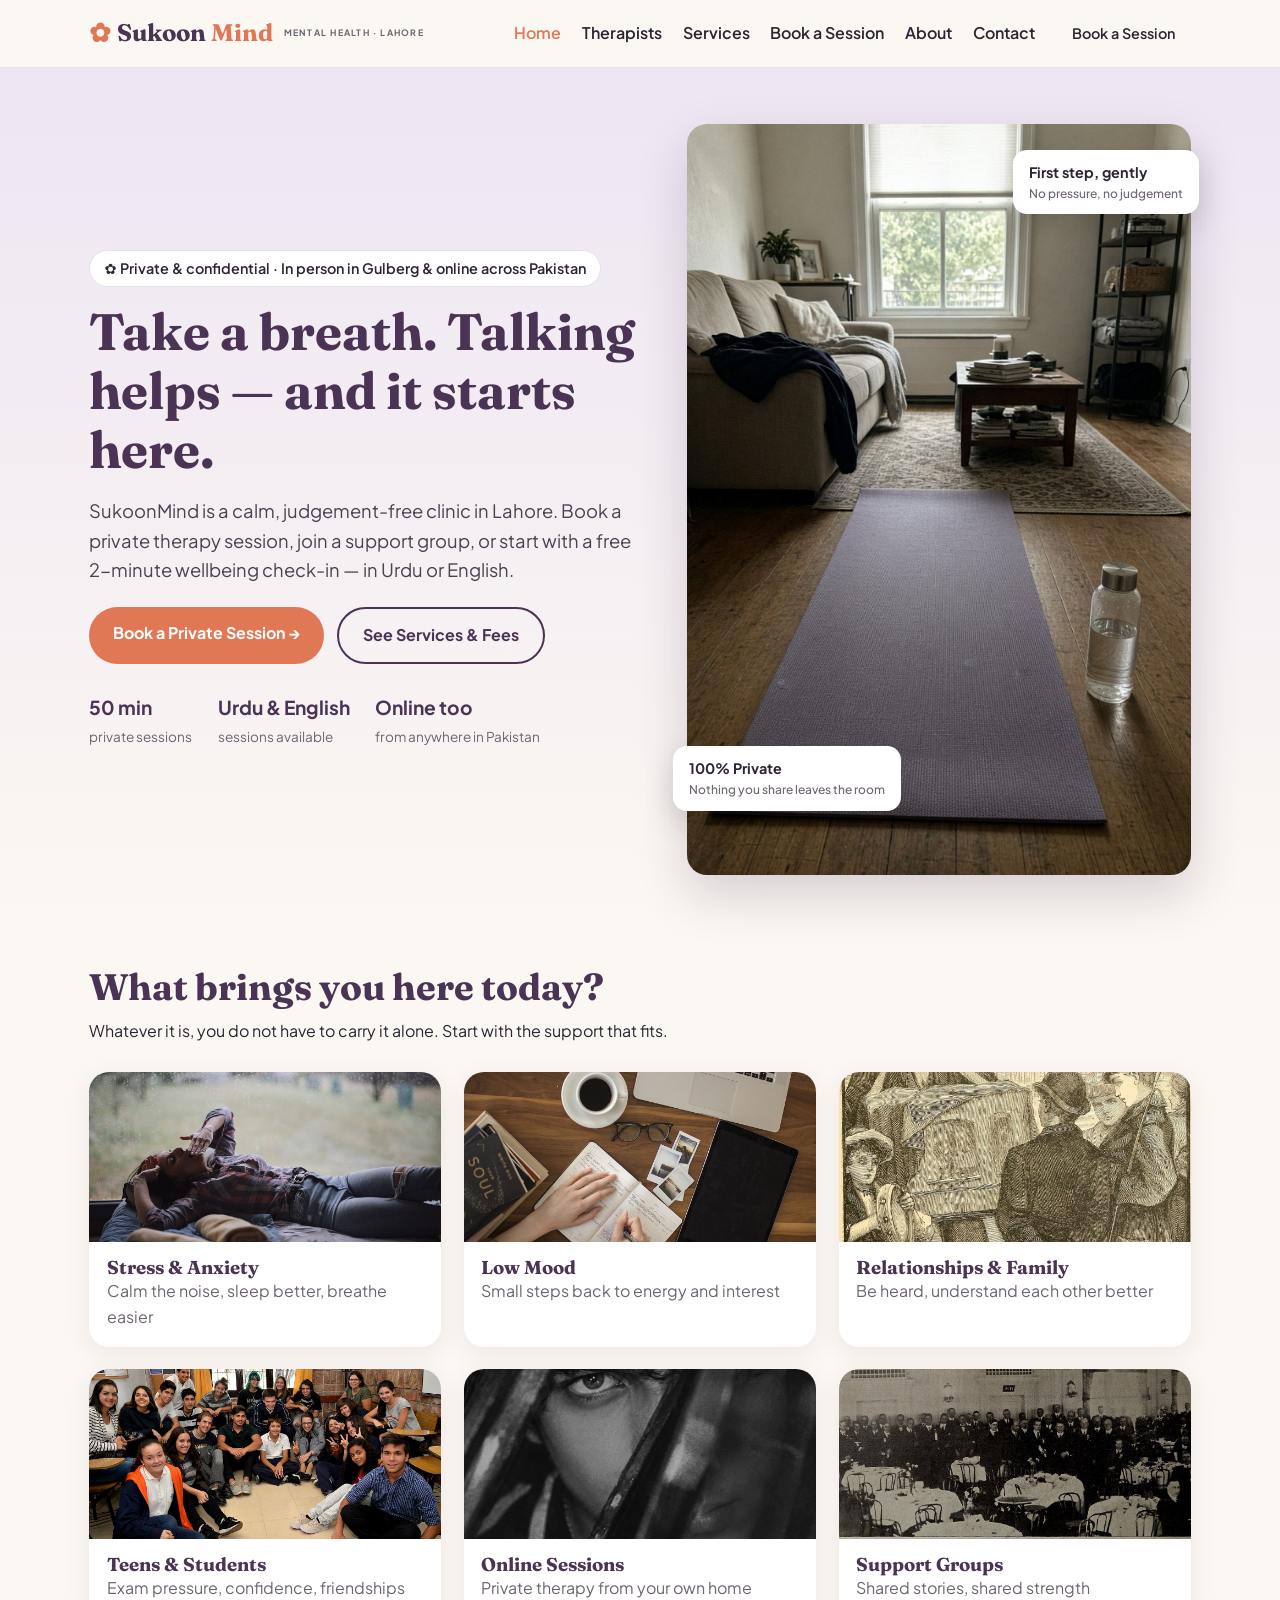
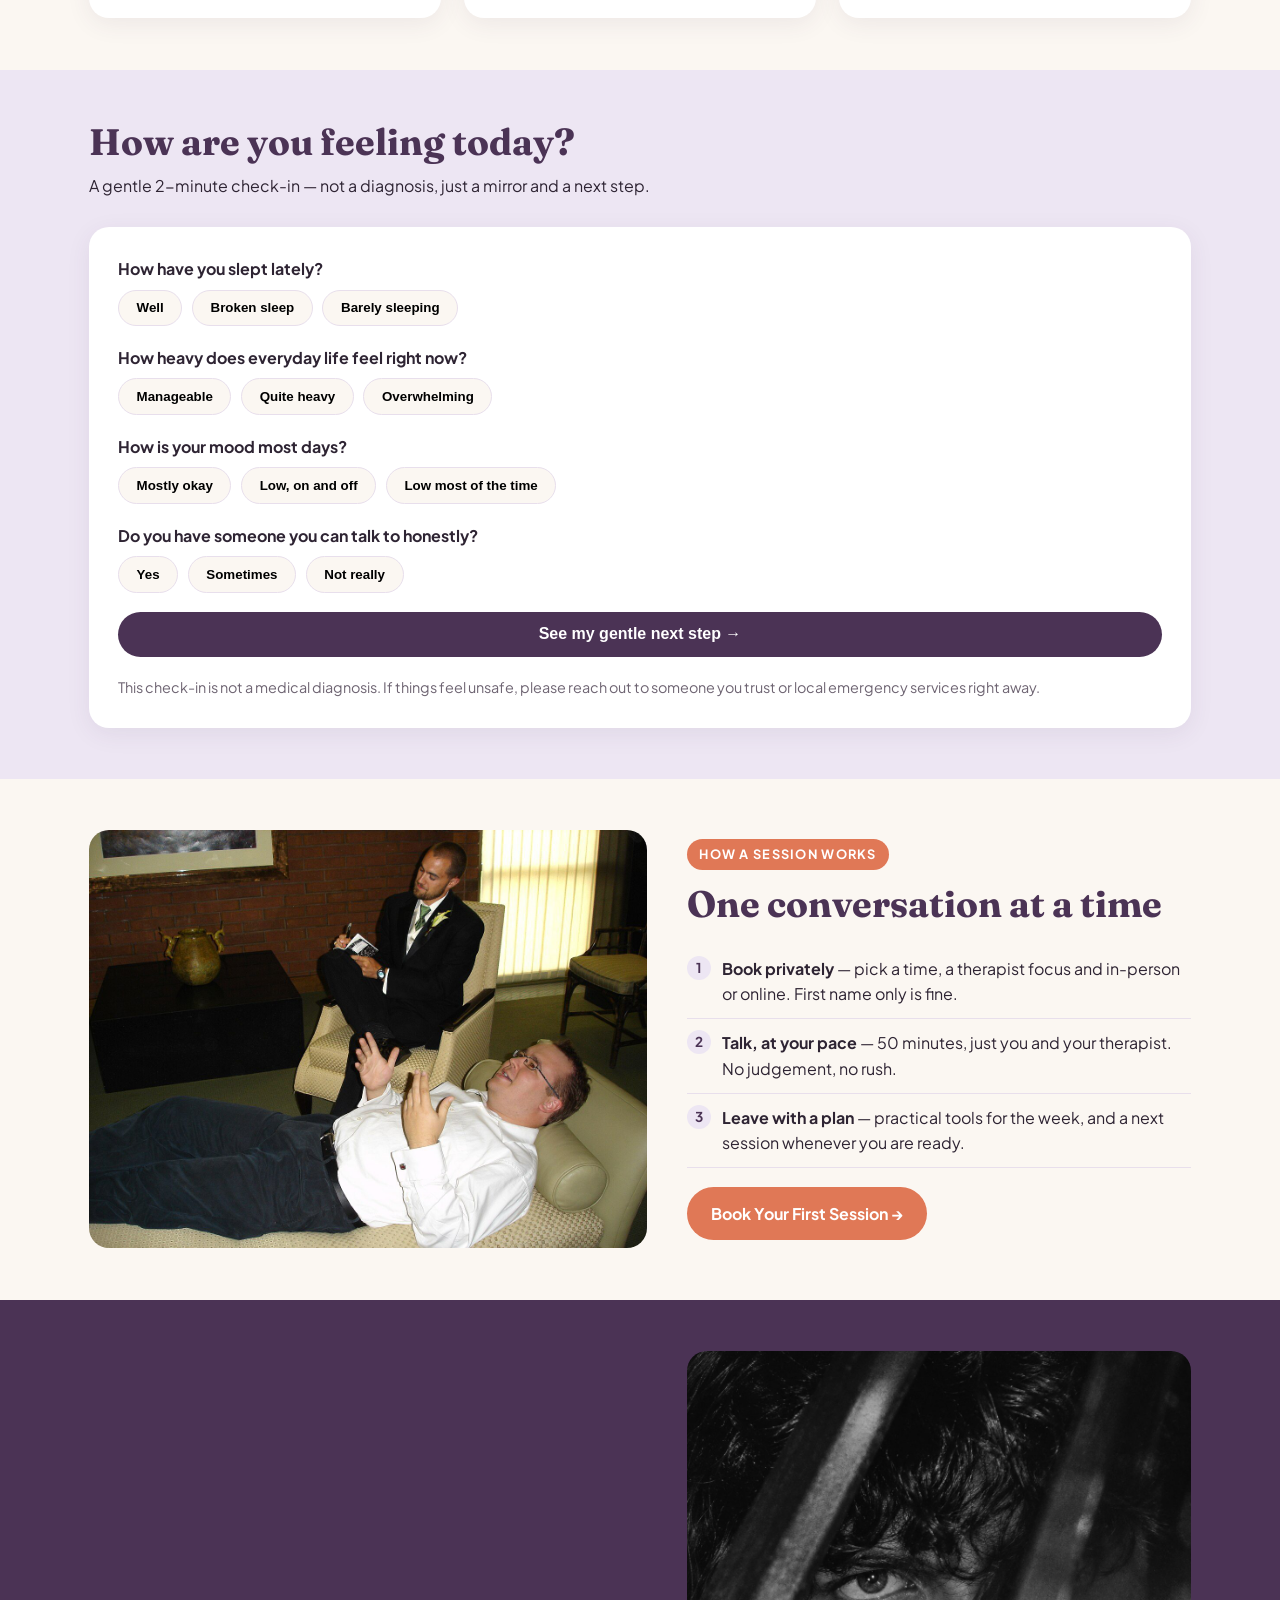
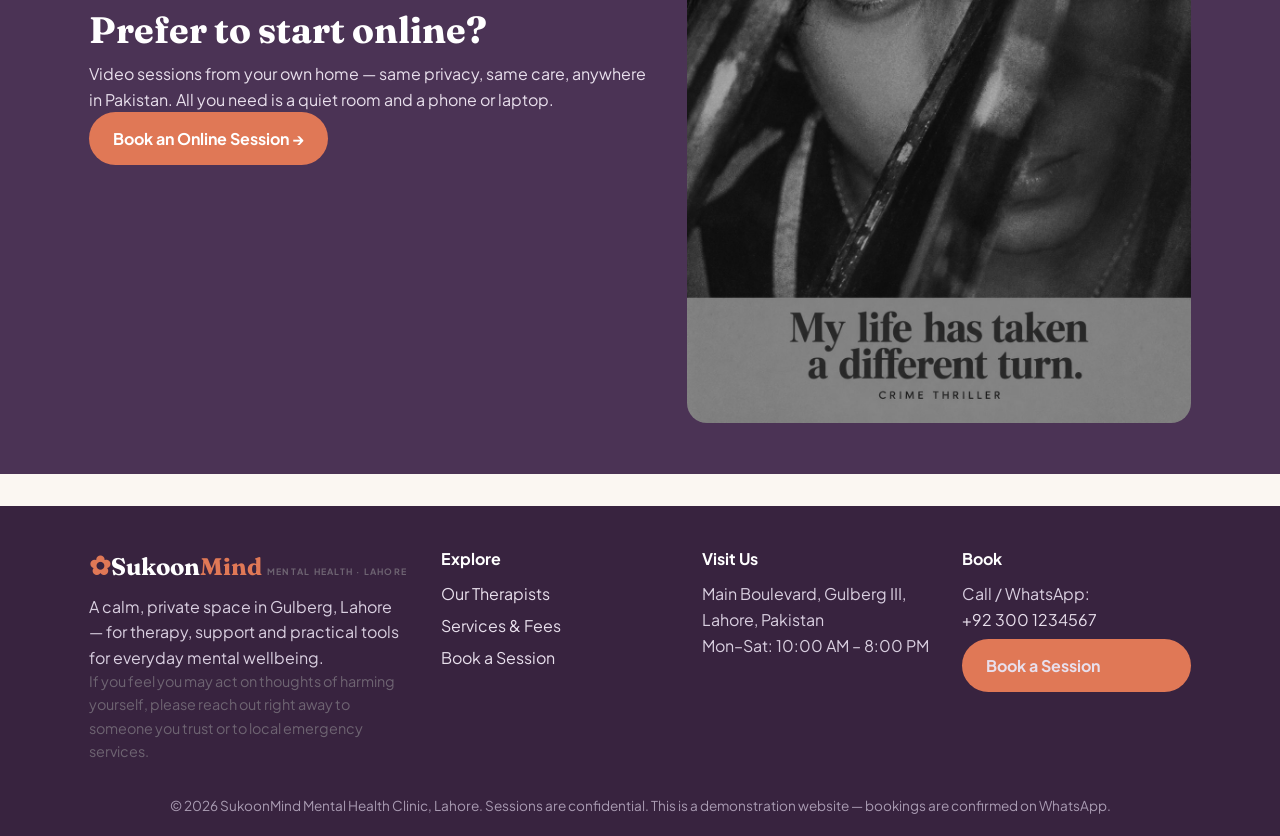
<file: index.html>
<!DOCTYPE html>
<html lang="en">
<head>
<meta charset="UTF-8">
<meta name="viewport" content="width=device-width, initial-scale=1.0">
<title>SukoonMind — Mental Health Clinic in Lahore | Therapy, Counselling & Support</title>
<meta name="description" content="SukoonMind, Gulberg Lahore — private therapy sessions, online counselling, support groups and mindfulness for everyday mental wellbeing.">
<link rel="preconnect" href="https://fonts.googleapis.com">
<link rel="preconnect" href="https://fonts.gstatic.com" crossorigin>
<link href="https://fonts.googleapis.com/css2?family=Fraunces:opsz,wght@9..144,600;9..144,700&family=Plus+Jakarta+Sans:wght@400;500;600;700&display=swap" rel="stylesheet">
<link rel="stylesheet" href="css/style.css">
</head>
<body>
<header class="header"><div class="container nav-in">
<a href="index.html" class="logo"><span class="logo-mark">&#10047;</span>Sukoon<em>Mind</em><small>MENTAL HEALTH &middot; LAHORE</small></a>
<nav class="nav" id="nav"><a href="index.html" class="active">Home</a><a href="therapists.html" class="">Therapists</a><a href="services.html" class="">Services</a><a href="booking.html" class="">Book a Session</a><a href="about.html" class="">About</a><a href="contact.html" class="">Contact</a><a href="booking.html" class="btn btn-sm">Book a Session</a></nav>
<button class="hamburger" id="hamburger" aria-label="Open menu"><span></span><span></span><span></span></button>
</div></header>

<section class="hero"><div class="container hero-in"><div>
<span class="badge">&#10047; Private &amp; confidential &middot; In person in Gulberg &amp; online across Pakistan</span>
<h1>Take a breath. Talking helps — and it starts here.</h1>
<p class="lead">SukoonMind is a calm, judgement-free clinic in Lahore. Book a private therapy session, join a support group, or start with a free 2-minute wellbeing check-in — in Urdu or English.</p>
<div class="hero-actions"><a href="booking.html" class="btn btn-peach">Book a Private Session &rarr;</a><a href="services.html" class="btn btn-outline">See Services &amp; Fees</a></div>
<div class="hero-stats"><div><b>50 min</b><span>private sessions</span></div><div><b>Urdu &amp; English</b><span>sessions available</span></div><div><b>Online too</b><span>from anywhere in Pakistan</span></div></div>
</div>
<div class="hero-visual">
<img src="images/mindfulness.jpg" alt="A calm, quiet room set up for mindfulness and relaxation">
<div class="chip chip-1">100% Private<small>Nothing you share leaves the room</small></div>
<div class="chip chip-2">First step, gently<small>No pressure, no judgement</small></div>
</div></div></section>

<section class="sec"><div class="container">
<div class="sec-head reveal"><h2>What brings you here today?</h2><p>Whatever it is, you do not have to carry it alone. Start with the support that fits.</p></div>
<div class="grid cat-grid">
<a class="cat-card reveal" href="services.html#anxiety"><img src="images/calm.jpg" alt="A woman resting quietly by a rainy window"><h3>Stress &amp; Anxiety</h3><p>Calm the noise, sleep better, breathe easier</p></a>
<a class="cat-card reveal" href="services.html#lowmood"><img src="images/journal.jpg" alt="A journal and pen on a desk"><h3>Low Mood</h3><p>Small steps back to energy and interest</p></a>
<a class="cat-card reveal" href="services.html#relationships"><img src="images/family.jpg" alt="A family talking together at home"><h3>Relationships &amp; Family</h3><p>Be heard, understand each other better</p></a>
<a class="cat-card reveal" href="services.html#teens"><img src="images/teens.jpg" alt="A young student smiling outdoors"><h3>Teens &amp; Students</h3><p>Exam pressure, confidence, friendships</p></a>
<a class="cat-card reveal" href="services.html#online"><img src="images/online.jpg" alt="A person on a video call from home"><h3>Online Sessions</h3><p>Private therapy from your own home</p></a>
<a class="cat-card reveal" href="services.html#groups"><img src="images/support.jpg" alt="A support group sitting together in discussion"><h3>Support Groups</h3><p>Shared stories, shared strength</p></a>
</div></div></section>

<section class="sec sec-alt"><div class="container">
<div class="sec-head reveal"><h2>How are you feeling today?</h2><p>A gentle 2-minute check-in — not a diagnosis, just a mirror and a next step.</p></div>
<div class="checkin reveal">
<div class="checkin-q"><label>How have you slept lately?</label><div class="opts" data-q="sleep"><button data-v="2">Well</button><button data-v="1">Broken sleep</button><button data-v="0">Barely sleeping</button></div></div>
<div class="checkin-q"><label>How heavy does everyday life feel right now?</label><div class="opts" data-q="stress"><button data-v="2">Manageable</button><button data-v="1">Quite heavy</button><button data-v="0">Overwhelming</button></div></div>
<div class="checkin-q"><label>How is your mood most days?</label><div class="opts" data-q="mood"><button data-v="2">Mostly okay</button><button data-v="1">Low, on and off</button><button data-v="0">Low most of the time</button></div></div>
<div class="checkin-q"><label>Do you have someone you can talk to honestly?</label><div class="opts" data-q="talk"><button data-v="2">Yes</button><button data-v="1">Sometimes</button><button data-v="0">Not really</button></div></div>
<button class="btn btn-plum" id="checkinBtn">See my gentle next step &rarr;</button>
<div class="success" id="checkinResult" hidden></div>
<p class="muted small">This check-in is not a medical diagnosis. If things feel unsafe, please reach out to someone you trust or local emergency services right away.</p>
</div></div></section>

<section class="sec"><div class="container two">
<div class="reveal"><img src="images/therapist.jpg" alt="A therapy session in progress, client talking with a therapist"></div>
<div class="reveal"><span class="pill">HOW A SESSION WORKS</span><h2>One conversation at a time</h2>
<ol class="steps"><li><b>Book privately</b> — pick a time, a therapist focus and in-person or online. First name only is fine.</li>
<li><b>Talk, at your pace</b> — 50 minutes, just you and your therapist. No judgement, no rush.</li>
<li><b>Leave with a plan</b> — practical tools for the week, and a next session whenever you are ready.</li></ol>
<a href="booking.html" class="btn btn-peach">Book Your First Session &rarr;</a></div>
</div></section>

<section class="sec sec-plum"><div class="container two">
<div class="reveal"><h2>Prefer to start online?</h2><p>Video sessions from your own home — same privacy, same care, anywhere in Pakistan. All you need is a quiet room and a phone or laptop.</p><a href="booking.html?mode=Online" class="btn btn-peach">Book an Online Session &rarr;</a></div>
<div class="reveal"><img src="images/online.jpg" alt="An online therapy session over video call"></div>
</div></section>

<footer class="footer"><div class="container foot-in">
<div><a href="index.html" class="logo"><span class="logo-mark">&#10047;</span>Sukoon<em>Mind</em><small>MENTAL HEALTH &middot; LAHORE</small></a>
<p>A calm, private space in Gulberg, Lahore — for therapy, support and practical tools for everyday mental wellbeing.</p>
<p class="muted small">If you feel you may act on thoughts of harming yourself, please reach out right away to someone you trust or to local emergency services.</p></div>
<div><h4>Explore</h4><a href="therapists.html">Our Therapists</a><a href="services.html">Services &amp; Fees</a><a href="booking.html">Book a Session</a></div>
<div><h4>Visit Us</h4><p>Main Boulevard, Gulberg III,<br>Lahore, Pakistan<br>Mon&ndash;Sat: 10:00 AM &ndash; 8:00 PM</p></div>
<div><h4>Book</h4><p>Call / WhatsApp:<br><a href="https://wa.me/923001234567">+92 300 1234567</a></p><a href="booking.html" class="btn btn-peach">Book a Session</a></div>
</div><p class="foot-note">&copy; 2026 SukoonMind Mental Health Clinic, Lahore. Sessions are confidential. This is a demonstration website — bookings are confirmed on WhatsApp.</p></footer>
<script src="js/script.js"></script>
</body>
</html>
</file>
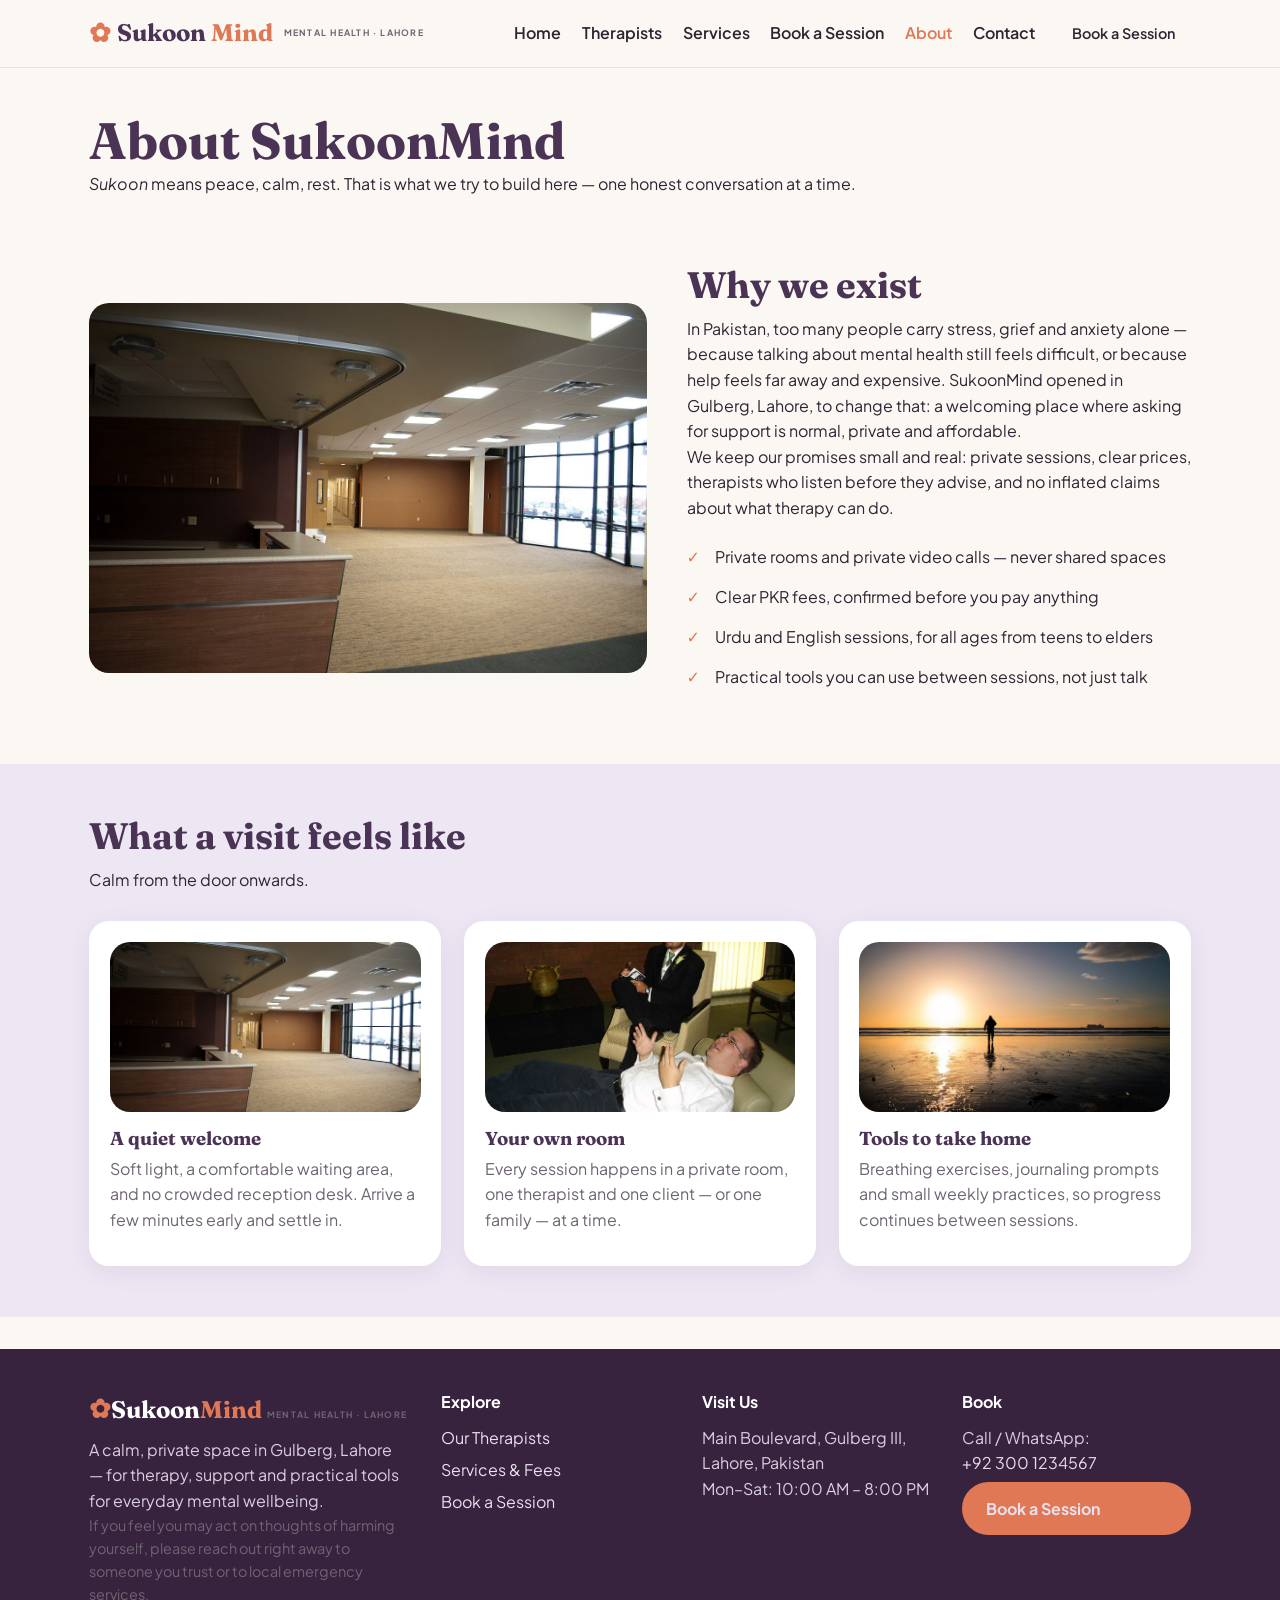
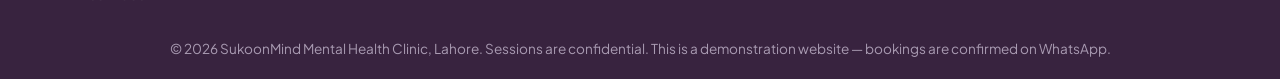
<file: about.html>
<!DOCTYPE html>
<html lang="en">
<head>
<meta charset="UTF-8">
<meta name="viewport" content="width=device-width, initial-scale=1.0">
<title>About SukoonMind — Mental Health Clinic in Lahore</title>
<meta name="description" content="About SukoonMind, a calm and private mental health clinic in Gulberg, Lahore — therapy, support groups and mindfulness, in Urdu and English.">
<link rel="preconnect" href="https://fonts.googleapis.com">
<link rel="preconnect" href="https://fonts.gstatic.com" crossorigin>
<link href="https://fonts.googleapis.com/css2?family=Fraunces:opsz,wght@9..144,600;9..144,700&family=Plus+Jakarta+Sans:wght@400;500;600;700&display=swap" rel="stylesheet">
<link rel="stylesheet" href="css/style.css">
</head>
<body>
<header class="header"><div class="container nav-in">
<a href="index.html" class="logo"><span class="logo-mark">&#10047;</span>Sukoon<em>Mind</em><small>MENTAL HEALTH &middot; LAHORE</small></a>
<nav class="nav" id="nav"><a href="index.html" class="">Home</a><a href="therapists.html" class="">Therapists</a><a href="services.html" class="">Services</a><a href="booking.html" class="">Book a Session</a><a href="about.html" class="active">About</a><a href="contact.html" class="">Contact</a><a href="booking.html" class="btn btn-sm">Book a Session</a></nav>
<button class="hamburger" id="hamburger" aria-label="Open menu"><span></span><span></span><span></span></button>
</div></header>

<section class="page-head"><div class="container"><h1>About SukoonMind</h1><p><em>Sukoon</em> means peace, calm, rest. That is what we try to build here — one honest conversation at a time.</p></div></section>
<section class="sec"><div class="container two">
<div><img src="images/about.jpg" alt="The calm waiting area at SukoonMind"></div>
<div><h2>Why we exist</h2><p>In Pakistan, too many people carry stress, grief and anxiety alone — because talking about mental health still feels difficult, or because help feels far away and expensive. SukoonMind opened in Gulberg, Lahore, to change that: a welcoming place where asking for support is normal, private and affordable.</p>
<p>We keep our promises small and real: private sessions, clear prices, therapists who listen before they advise, and no inflated claims about what therapy can do.</p>
<ul class="tick"><li>Private rooms and private video calls — never shared spaces</li><li>Clear PKR fees, confirmed before you pay anything</li><li>Urdu and English sessions, for all ages from teens to elders</li><li>Practical tools you can use between sessions, not just talk</li></ul></div>
</div></section>
<section class="sec sec-alt"><div class="container">
<div class="sec-head"><h2>What a visit feels like</h2><p>Calm from the door onwards.</p></div>
<div class="grid">
<div class="card reveal"><div class="card-body"><img src="images/about.jpg" alt="Waiting area"><h3>A quiet welcome</h3><p>Soft light, a comfortable waiting area, and no crowded reception desk. Arrive a few minutes early and settle in.</p></div></div>
<div class="card reveal"><div class="card-body"><img src="images/therapist.jpg" alt="Therapy session"><h3>Your own room</h3><p>Every session happens in a private room, one therapist and one client — or one family — at a time.</p></div></div>
<div class="card reveal"><div class="card-body"><img src="images/wellness.jpg" alt="Peaceful sunrise over water"><h3>Tools to take home</h3><p>Breathing exercises, journaling prompts and small weekly practices, so progress continues between sessions.</p></div></div>
</div></div></section>

<footer class="footer"><div class="container foot-in">
<div><a href="index.html" class="logo"><span class="logo-mark">&#10047;</span>Sukoon<em>Mind</em><small>MENTAL HEALTH &middot; LAHORE</small></a>
<p>A calm, private space in Gulberg, Lahore — for therapy, support and practical tools for everyday mental wellbeing.</p>
<p class="muted small">If you feel you may act on thoughts of harming yourself, please reach out right away to someone you trust or to local emergency services.</p></div>
<div><h4>Explore</h4><a href="therapists.html">Our Therapists</a><a href="services.html">Services &amp; Fees</a><a href="booking.html">Book a Session</a></div>
<div><h4>Visit Us</h4><p>Main Boulevard, Gulberg III,<br>Lahore, Pakistan<br>Mon&ndash;Sat: 10:00 AM &ndash; 8:00 PM</p></div>
<div><h4>Book</h4><p>Call / WhatsApp:<br><a href="https://wa.me/923001234567">+92 300 1234567</a></p><a href="booking.html" class="btn btn-peach">Book a Session</a></div>
</div><p class="foot-note">&copy; 2026 SukoonMind Mental Health Clinic, Lahore. Sessions are confidential. This is a demonstration website — bookings are confirmed on WhatsApp.</p></footer>
<script src="js/script.js"></script>
</body>
</html>
</file>
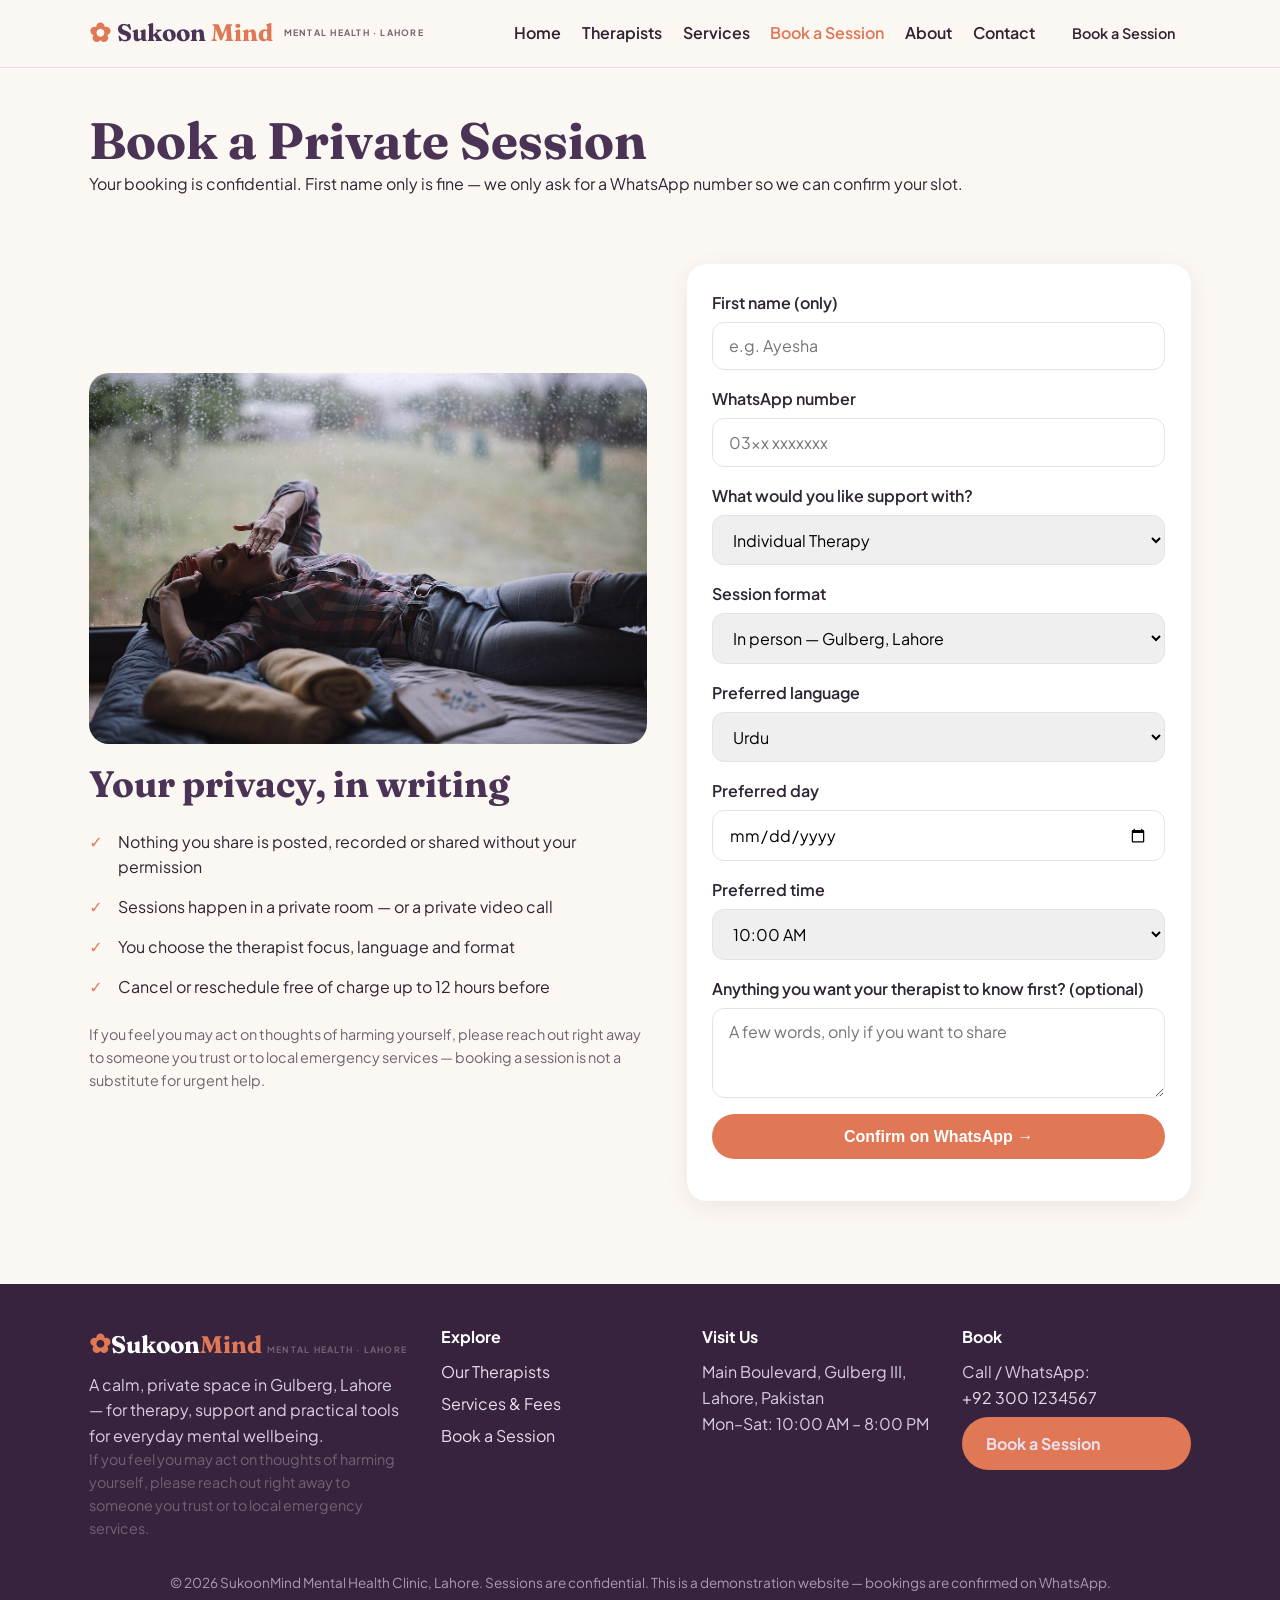
<file: booking.html>
<!DOCTYPE html>
<html lang="en">
<head>
<meta charset="UTF-8">
<meta name="viewport" content="width=device-width, initial-scale=1.0">
<title>Book a Confidential Session — SukoonMind Mental Health Clinic Lahore</title>
<meta name="description" content="Book a private therapy session at SukoonMind, Lahore — in person or online, Urdu or English — confirmed on WhatsApp with a booking reference.">
<link rel="preconnect" href="https://fonts.googleapis.com">
<link rel="preconnect" href="https://fonts.gstatic.com" crossorigin>
<link href="https://fonts.googleapis.com/css2?family=Fraunces:opsz,wght@9..144,600;9..144,700&family=Plus+Jakarta+Sans:wght@400;500;600;700&display=swap" rel="stylesheet">
<link rel="stylesheet" href="css/style.css">
</head>
<body>
<header class="header"><div class="container nav-in">
<a href="index.html" class="logo"><span class="logo-mark">&#10047;</span>Sukoon<em>Mind</em><small>MENTAL HEALTH &middot; LAHORE</small></a>
<nav class="nav" id="nav"><a href="index.html" class="">Home</a><a href="therapists.html" class="">Therapists</a><a href="services.html" class="">Services</a><a href="booking.html" class="active">Book a Session</a><a href="about.html" class="">About</a><a href="contact.html" class="">Contact</a><a href="booking.html" class="btn btn-sm">Book a Session</a></nav>
<button class="hamburger" id="hamburger" aria-label="Open menu"><span></span><span></span><span></span></button>
</div></header>

<section class="page-head"><div class="container"><h1>Book a Private Session</h1><p>Your booking is confidential. First name only is fine — we only ask for a WhatsApp number so we can confirm your slot.</p></div></section>
<section class="sec"><div class="container two">
<div><img src="images/calm.jpg" alt="A quiet moment of rest">
<h2 style="margin-top:1.2rem">Your privacy, in writing</h2>
<ul class="tick"><li>Nothing you share is posted, recorded or shared without your permission</li>
<li>Sessions happen in a private room — or a private video call</li>
<li>You choose the therapist focus, language and format</li>
<li>Cancel or reschedule free of charge up to 12 hours before</li></ul>
<p class="muted small">If you feel you may act on thoughts of harming yourself, please reach out right away to someone you trust or to local emergency services — booking a session is not a substitute for urgent help.</p></div>
<div>
<form class="form" id="bookForm">
<label>First name (only) <input required id="bName" placeholder="e.g. Ayesha"></label>
<label>WhatsApp number <input required id="bPhone" placeholder="03xx xxxxxxx" pattern="[0-9+ -]{10,15}"></label>
<label>What would you like support with?
<select id="bService">
<option>Individual Therapy</option><option>Couples &amp; Family</option><option>Teen &amp; Student</option>
<option>Online Therapy</option><option>Support Group</option><option>Mindfulness Workshop</option>
<option>Not sure yet — help me choose</option></select></label>
<label>Session format
<select id="bMode"><option>In person — Gulberg, Lahore</option><option>Online — video call</option></select></label>
<label>Preferred language
<select id="bLang"><option>Urdu</option><option>English</option><option>Urdu / English mix</option></select></label>
<label>Preferred day <input type="date" id="bDate" required></label>
<label>Preferred time
<select id="bTime"><option>10:00 AM</option><option>12:00 PM</option><option>2:00 PM</option><option>4:00 PM</option><option>6:00 PM</option><option>7:00 PM</option></select></label>
<label>Anything you want your therapist to know first? (optional)
<textarea id="bNote" rows="3" placeholder="A few words, only if you want to share"></textarea></label>
<button class="btn btn-peach wide" type="submit">Confirm on WhatsApp &rarr;</button>
<p class="err" id="bErr"></p>
<div class="success" id="bSuccess" hidden></div>
</form>
</div></div></section>

<footer class="footer"><div class="container foot-in">
<div><a href="index.html" class="logo"><span class="logo-mark">&#10047;</span>Sukoon<em>Mind</em><small>MENTAL HEALTH &middot; LAHORE</small></a>
<p>A calm, private space in Gulberg, Lahore — for therapy, support and practical tools for everyday mental wellbeing.</p>
<p class="muted small">If you feel you may act on thoughts of harming yourself, please reach out right away to someone you trust or to local emergency services.</p></div>
<div><h4>Explore</h4><a href="therapists.html">Our Therapists</a><a href="services.html">Services &amp; Fees</a><a href="booking.html">Book a Session</a></div>
<div><h4>Visit Us</h4><p>Main Boulevard, Gulberg III,<br>Lahore, Pakistan<br>Mon&ndash;Sat: 10:00 AM &ndash; 8:00 PM</p></div>
<div><h4>Book</h4><p>Call / WhatsApp:<br><a href="https://wa.me/923001234567">+92 300 1234567</a></p><a href="booking.html" class="btn btn-peach">Book a Session</a></div>
</div><p class="foot-note">&copy; 2026 SukoonMind Mental Health Clinic, Lahore. Sessions are confidential. This is a demonstration website — bookings are confirmed on WhatsApp.</p></footer>
<script src="js/script.js"></script>
</body>
</html>
</file>
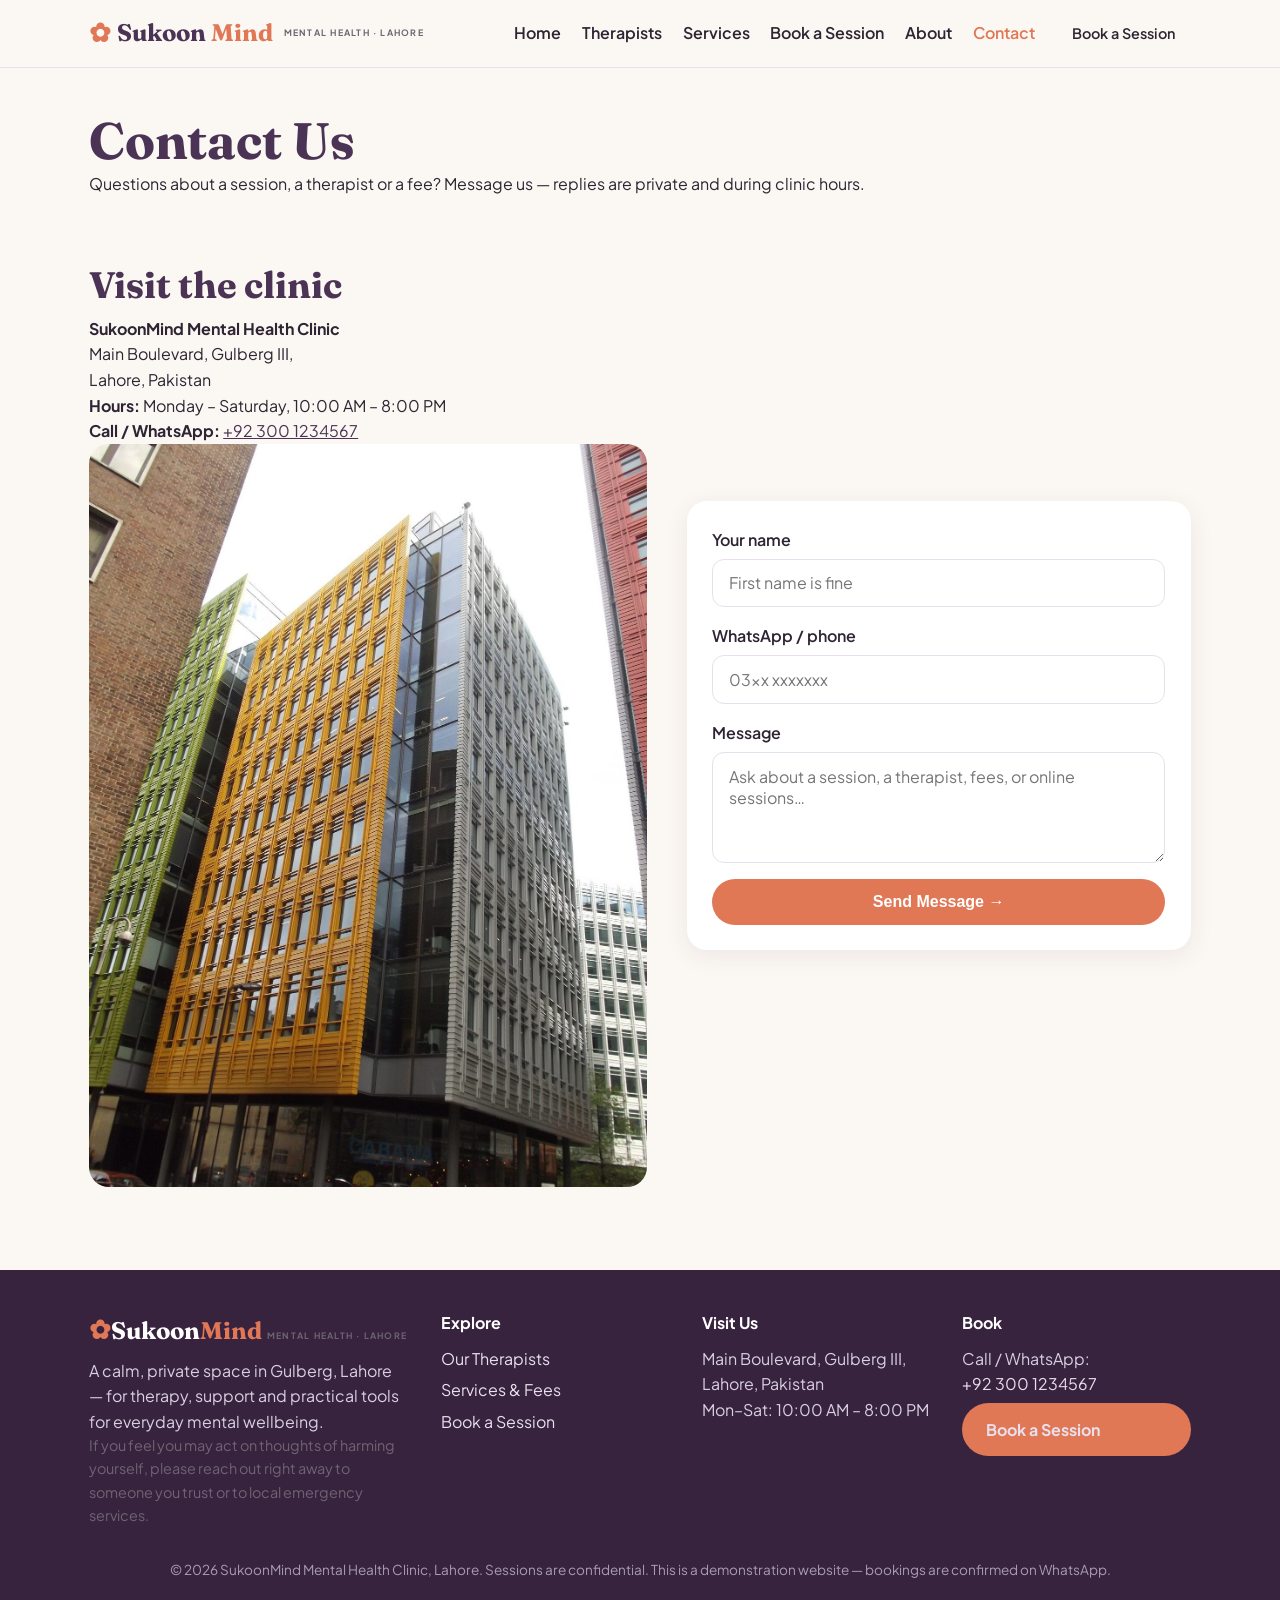
<file: contact.html>
<!DOCTYPE html>
<html lang="en">
<head>
<meta charset="UTF-8">
<meta name="viewport" content="width=device-width, initial-scale=1.0">
<title>Contact SukoonMind — Mental Health Clinic in Lahore</title>
<meta name="description" content="Contact SukoonMind mental health clinic in Gulberg, Lahore — visit, call or WhatsApp, or send a private message.">
<link rel="preconnect" href="https://fonts.googleapis.com">
<link rel="preconnect" href="https://fonts.gstatic.com" crossorigin>
<link href="https://fonts.googleapis.com/css2?family=Fraunces:opsz,wght@9..144,600;9..144,700&family=Plus+Jakarta+Sans:wght@400;500;600;700&display=swap" rel="stylesheet">
<link rel="stylesheet" href="css/style.css">
</head>
<body>
<header class="header"><div class="container nav-in">
<a href="index.html" class="logo"><span class="logo-mark">&#10047;</span>Sukoon<em>Mind</em><small>MENTAL HEALTH &middot; LAHORE</small></a>
<nav class="nav" id="nav"><a href="index.html" class="">Home</a><a href="therapists.html" class="">Therapists</a><a href="services.html" class="">Services</a><a href="booking.html" class="">Book a Session</a><a href="about.html" class="">About</a><a href="contact.html" class="active">Contact</a><a href="booking.html" class="btn btn-sm">Book a Session</a></nav>
<button class="hamburger" id="hamburger" aria-label="Open menu"><span></span><span></span><span></span></button>
</div></header>

<section class="page-head"><div class="container"><h1>Contact Us</h1><p>Questions about a session, a therapist or a fee? Message us — replies are private and during clinic hours.</p></div></section>
<section class="sec"><div class="container two">
<div>
<h2>Visit the clinic</h2>
<p><b>SukoonMind Mental Health Clinic</b><br>Main Boulevard, Gulberg III,<br>Lahore, Pakistan</p>
<p><b>Hours:</b> Monday &ndash; Saturday, 10:00 AM &ndash; 8:00 PM</p>
<p><b>Call / WhatsApp:</b> <a href="https://wa.me/923001234567">+92 300 1234567</a></p>
<img src="images/contact.jpg" alt="The building where SukoonMind clinic is located">
</div>
<div>
<form class="form" id="contactForm">
<label>Your name <input required id="cName" placeholder="First name is fine"></label>
<label>WhatsApp / phone <input required id="cPhone" placeholder="03xx xxxxxxx"></label>
<label>Message <textarea required id="cMsg" rows="4" placeholder="Ask about a session, a therapist, fees, or online sessions&hellip;"></textarea></label>
<button class="btn btn-peach wide" type="submit">Send Message &rarr;</button>
<div class="success" id="cSuccess" hidden></div>
</form>
</div></div></section>

<footer class="footer"><div class="container foot-in">
<div><a href="index.html" class="logo"><span class="logo-mark">&#10047;</span>Sukoon<em>Mind</em><small>MENTAL HEALTH &middot; LAHORE</small></a>
<p>A calm, private space in Gulberg, Lahore — for therapy, support and practical tools for everyday mental wellbeing.</p>
<p class="muted small">If you feel you may act on thoughts of harming yourself, please reach out right away to someone you trust or to local emergency services.</p></div>
<div><h4>Explore</h4><a href="therapists.html">Our Therapists</a><a href="services.html">Services &amp; Fees</a><a href="booking.html">Book a Session</a></div>
<div><h4>Visit Us</h4><p>Main Boulevard, Gulberg III,<br>Lahore, Pakistan<br>Mon&ndash;Sat: 10:00 AM &ndash; 8:00 PM</p></div>
<div><h4>Book</h4><p>Call / WhatsApp:<br><a href="https://wa.me/923001234567">+92 300 1234567</a></p><a href="booking.html" class="btn btn-peach">Book a Session</a></div>
</div><p class="foot-note">&copy; 2026 SukoonMind Mental Health Clinic, Lahore. Sessions are confidential. This is a demonstration website — bookings are confirmed on WhatsApp.</p></footer>
<script src="js/script.js"></script>
</body>
</html>
</file>
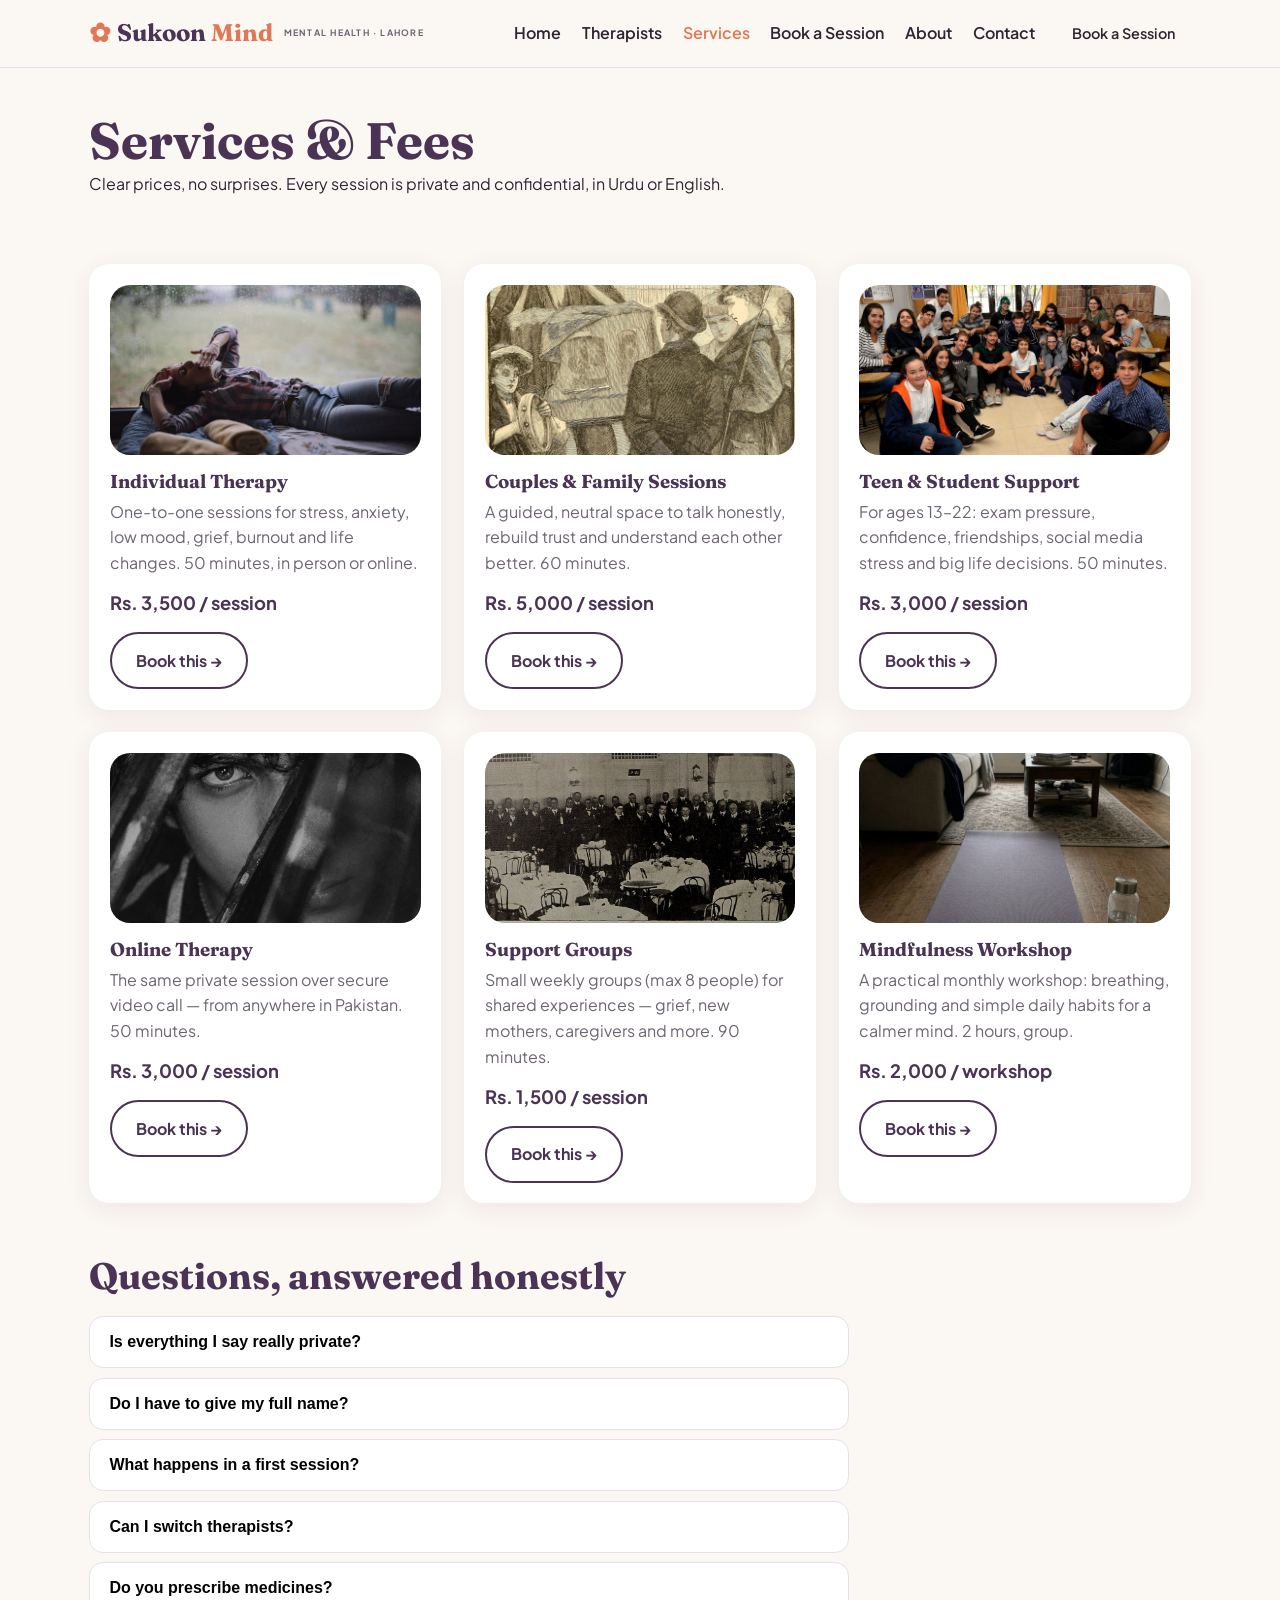
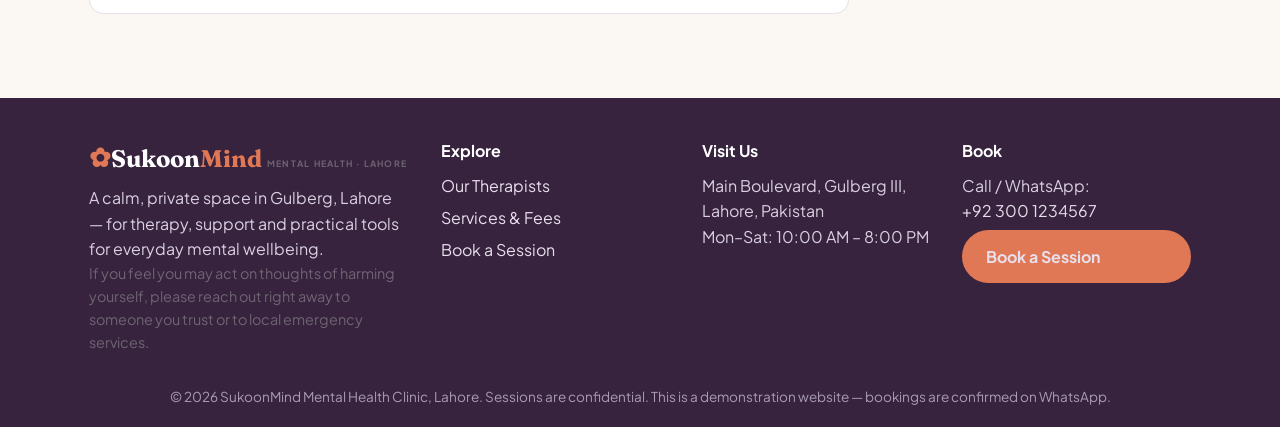
<file: services.html>
<!DOCTYPE html>
<html lang="en">
<head>
<meta charset="UTF-8">
<meta name="viewport" content="width=device-width, initial-scale=1.0">
<title>Services & Fees — SukoonMind Mental Health Clinic Lahore</title>
<meta name="description" content="SukoonMind services: individual therapy, couples and family sessions, teen support, online therapy, support groups and mindfulness workshops, with clear PKR fees.">
<link rel="preconnect" href="https://fonts.googleapis.com">
<link rel="preconnect" href="https://fonts.gstatic.com" crossorigin>
<link href="https://fonts.googleapis.com/css2?family=Fraunces:opsz,wght@9..144,600;9..144,700&family=Plus+Jakarta+Sans:wght@400;500;600;700&display=swap" rel="stylesheet">
<link rel="stylesheet" href="css/style.css">
</head>
<body>
<header class="header"><div class="container nav-in">
<a href="index.html" class="logo"><span class="logo-mark">&#10047;</span>Sukoon<em>Mind</em><small>MENTAL HEALTH &middot; LAHORE</small></a>
<nav class="nav" id="nav"><a href="index.html" class="">Home</a><a href="therapists.html" class="">Therapists</a><a href="services.html" class="active">Services</a><a href="booking.html" class="">Book a Session</a><a href="about.html" class="">About</a><a href="contact.html" class="">Contact</a><a href="booking.html" class="btn btn-sm">Book a Session</a></nav>
<button class="hamburger" id="hamburger" aria-label="Open menu"><span></span><span></span><span></span></button>
</div></header>

<section class="page-head"><div class="container"><h1>Services &amp; Fees</h1><p>Clear prices, no surprises. Every session is private and confidential, in Urdu or English.</p></div></section>
<section class="sec"><div class="container">
<div class="grid">
<div class="card reveal" id="anxiety"><div class="card-body"><img src="images/calm.jpg" alt="Quiet rest by a window"><h3>Individual Therapy</h3><p>One-to-one sessions for stress, anxiety, low mood, grief, burnout and life changes. 50 minutes, in person or online.</p><span class="price">Rs. 3,500 / session</span><a href="booking.html?service=Individual%20Therapy" class="btn btn-outline">Book this &rarr;</a></div></div>
<div class="card reveal" id="relationships"><div class="card-body"><img src="images/family.jpg" alt="A family in conversation"><h3>Couples &amp; Family Sessions</h3><p>A guided, neutral space to talk honestly, rebuild trust and understand each other better. 60 minutes.</p><span class="price">Rs. 5,000 / session</span><a href="booking.html?service=Couples%20%26%20Family" class="btn btn-outline">Book this &rarr;</a></div></div>
<div class="card reveal" id="teens"><div class="card-body"><img src="images/teens.jpg" alt="A smiling student outdoors"><h3>Teen &amp; Student Support</h3><p>For ages 13&ndash;22: exam pressure, confidence, friendships, social media stress and big life decisions. 50 minutes.</p><span class="price">Rs. 3,000 / session</span><a href="booking.html?service=Teen%20%26%20Student" class="btn btn-outline">Book this &rarr;</a></div></div>
<div class="card reveal" id="online"><div class="card-body"><img src="images/online.jpg" alt="Video call therapy session"><h3>Online Therapy</h3><p>The same private session over secure video call — from anywhere in Pakistan. 50 minutes.</p><span class="price">Rs. 3,000 / session</span><a href="booking.html?service=Online%20Therapy" class="btn btn-outline">Book this &rarr;</a></div></div>
<div class="card reveal" id="groups"><div class="card-body"><img src="images/support.jpg" alt="Support group discussion"><h3>Support Groups</h3><p>Small weekly groups (max 8 people) for shared experiences — grief, new mothers, caregivers and more. 90 minutes.</p><span class="price">Rs. 1,500 / session</span><a href="booking.html?service=Support%20Group" class="btn btn-outline">Book this &rarr;</a></div></div>
<div class="card reveal" id="lowmood"><div class="card-body"><img src="images/mindfulness.jpg" alt="A calm room with a yoga mat"><h3>Mindfulness Workshop</h3><p>A practical monthly workshop: breathing, grounding and simple daily habits for a calmer mind. 2 hours, group.</p><span class="price">Rs. 2,000 / workshop</span><a href="booking.html?service=Mindfulness%20Workshop" class="btn btn-outline">Book this &rarr;</a></div></div>
</div></div></section>
<section class="sec" style="padding-top:0"><div class="container">
<h2 class="reveal">Questions, answered honestly</h2>
<div class="faq reveal">
<button class="faq-q">Is everything I say really private?</button>
<div class="faq-a"><p>Yes. What you share in a session stays between you and your therapist. The only exception is if someone's safety is at immediate risk — your therapist will explain this clearly in your first session.</p></div>
<button class="faq-q">Do I have to give my full name?</button>
<div class="faq-a"><p>No. You can book with just a first name and a WhatsApp number so we can confirm your slot. Your privacy is respected from the very first message.</p></div>
<button class="faq-q">What happens in a first session?</button>
<div class="faq-a"><p>Mostly listening. Your therapist will ask what brought you here, what you hope changes, and agree a gentle plan together. There is no test, no judgement, and no pressure to continue.</p></div>
<button class="faq-q">Can I switch therapists?</button>
<div class="faq-a"><p>Absolutely — fit matters. If a therapist does not feel right after a session or two, tell us on WhatsApp and we will help you find a better match.</p></div>
<button class="faq-q">Do you prescribe medicines?</button>
<div class="faq-a"><p>SukoonMind offers talking therapy and support. If a therapist feels a medical assessment could help, they will discuss a referral to a psychiatrist with you — nothing is decided without your agreement.</p></div>
</div></div></section>

<footer class="footer"><div class="container foot-in">
<div><a href="index.html" class="logo"><span class="logo-mark">&#10047;</span>Sukoon<em>Mind</em><small>MENTAL HEALTH &middot; LAHORE</small></a>
<p>A calm, private space in Gulberg, Lahore — for therapy, support and practical tools for everyday mental wellbeing.</p>
<p class="muted small">If you feel you may act on thoughts of harming yourself, please reach out right away to someone you trust or to local emergency services.</p></div>
<div><h4>Explore</h4><a href="therapists.html">Our Therapists</a><a href="services.html">Services &amp; Fees</a><a href="booking.html">Book a Session</a></div>
<div><h4>Visit Us</h4><p>Main Boulevard, Gulberg III,<br>Lahore, Pakistan<br>Mon&ndash;Sat: 10:00 AM &ndash; 8:00 PM</p></div>
<div><h4>Book</h4><p>Call / WhatsApp:<br><a href="https://wa.me/923001234567">+92 300 1234567</a></p><a href="booking.html" class="btn btn-peach">Book a Session</a></div>
</div><p class="foot-note">&copy; 2026 SukoonMind Mental Health Clinic, Lahore. Sessions are confidential. This is a demonstration website — bookings are confirmed on WhatsApp.</p></footer>
<script src="js/script.js"></script>
</body>
</html>
</file>
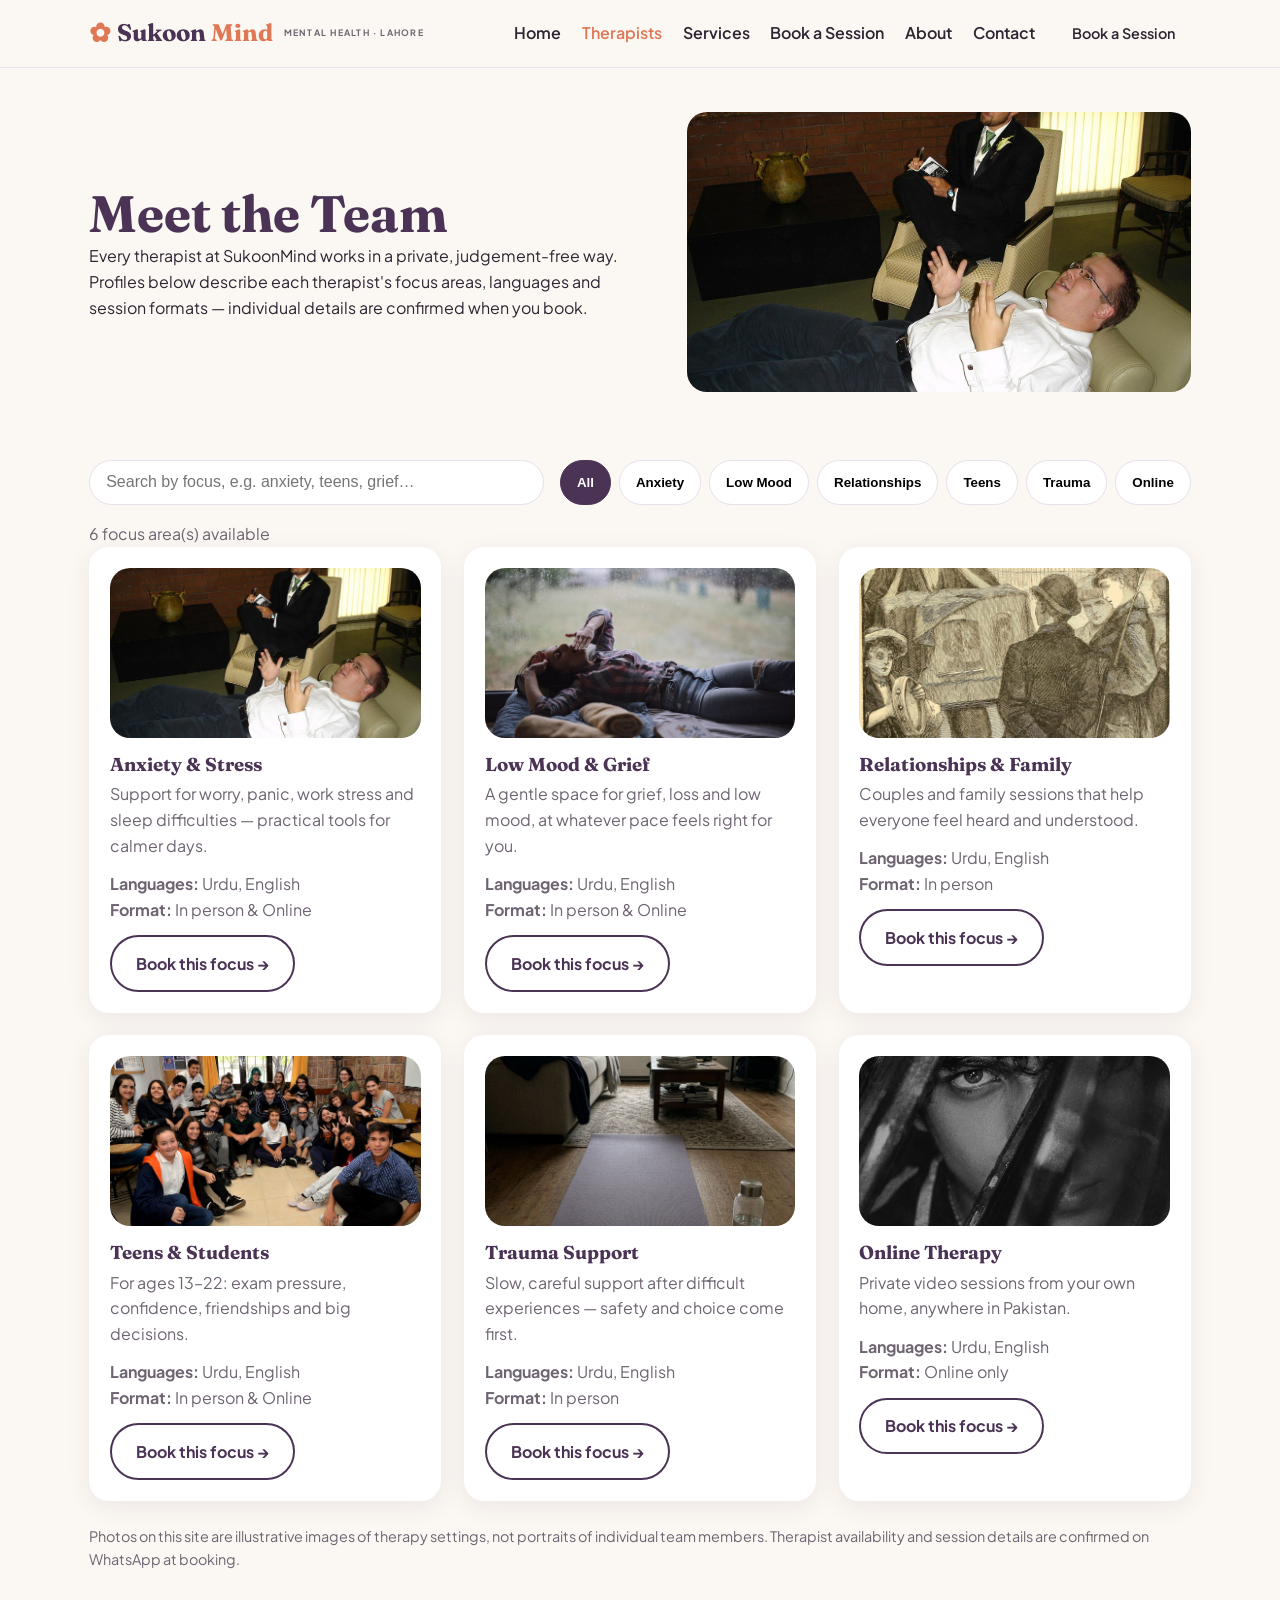
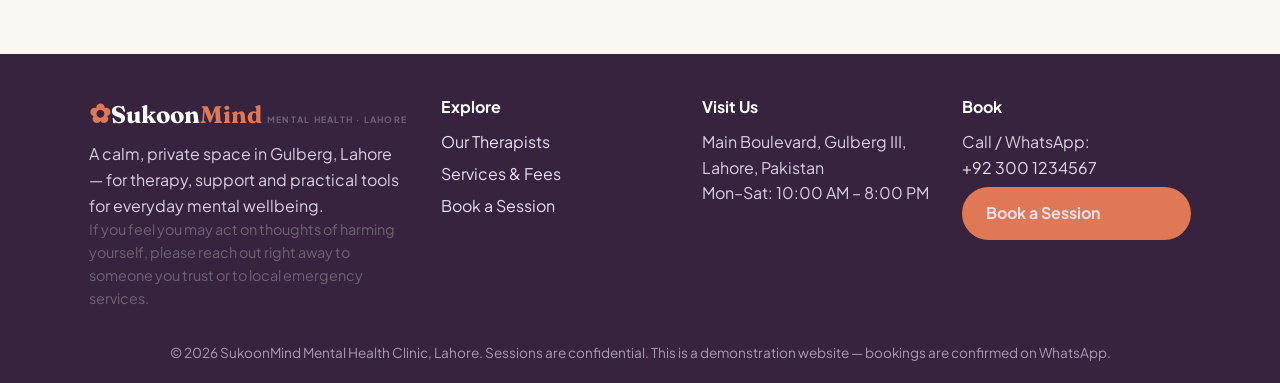
<file: therapists.html>
<!DOCTYPE html>
<html lang="en">
<head>
<meta charset="UTF-8">
<meta name="viewport" content="width=device-width, initial-scale=1.0">
<title>Our Therapists — SukoonMind Mental Health Clinic Lahore</title>
<meta name="description" content="Meet the SukoonMind therapy team by focus area — anxiety, low mood, relationships, teens, trauma support — in Urdu and English, in person or online.">
<link rel="preconnect" href="https://fonts.googleapis.com">
<link rel="preconnect" href="https://fonts.gstatic.com" crossorigin>
<link href="https://fonts.googleapis.com/css2?family=Fraunces:opsz,wght@9..144,600;9..144,700&family=Plus+Jakarta+Sans:wght@400;500;600;700&display=swap" rel="stylesheet">
<link rel="stylesheet" href="css/style.css">
</head>
<body>
<header class="header"><div class="container nav-in">
<a href="index.html" class="logo"><span class="logo-mark">&#10047;</span>Sukoon<em>Mind</em><small>MENTAL HEALTH &middot; LAHORE</small></a>
<nav class="nav" id="nav"><a href="index.html" class="">Home</a><a href="therapists.html" class="active">Therapists</a><a href="services.html" class="">Services</a><a href="booking.html" class="">Book a Session</a><a href="about.html" class="">About</a><a href="contact.html" class="">Contact</a><a href="booking.html" class="btn btn-sm">Book a Session</a></nav>
<button class="hamburger" id="hamburger" aria-label="Open menu"><span></span><span></span><span></span></button>
</div></header>

<section class="page-head"><div class="container two"><div><h1>Meet the Team</h1><p>Every therapist at SukoonMind works in a private, judgement-free way. Profiles below describe each therapist's focus areas, languages and session formats — individual details are confirmed when you book.</p></div><div><img src="images/therapist.jpg" alt="A private therapy session at SukoonMind"></div></div></section>
<section class="sec"><div class="container">
<div class="toolbar">
<input id="thSearch" placeholder="Search by focus, e.g. anxiety, teens, grief&hellip;">
<div class="filters" id="thFilters"></div>
</div>
<p class="muted" id="thCount"></p>
<div class="grid" id="thGrid"></div>
<p class="muted small" style="margin-top:1.5rem">Photos on this site are illustrative images of therapy settings, not portraits of individual team members. Therapist availability and session details are confirmed on WhatsApp at booking.</p>
</div></section>

<footer class="footer"><div class="container foot-in">
<div><a href="index.html" class="logo"><span class="logo-mark">&#10047;</span>Sukoon<em>Mind</em><small>MENTAL HEALTH &middot; LAHORE</small></a>
<p>A calm, private space in Gulberg, Lahore — for therapy, support and practical tools for everyday mental wellbeing.</p>
<p class="muted small">If you feel you may act on thoughts of harming yourself, please reach out right away to someone you trust or to local emergency services.</p></div>
<div><h4>Explore</h4><a href="therapists.html">Our Therapists</a><a href="services.html">Services &amp; Fees</a><a href="booking.html">Book a Session</a></div>
<div><h4>Visit Us</h4><p>Main Boulevard, Gulberg III,<br>Lahore, Pakistan<br>Mon&ndash;Sat: 10:00 AM &ndash; 8:00 PM</p></div>
<div><h4>Book</h4><p>Call / WhatsApp:<br><a href="https://wa.me/923001234567">+92 300 1234567</a></p><a href="booking.html" class="btn btn-peach">Book a Session</a></div>
</div><p class="foot-note">&copy; 2026 SukoonMind Mental Health Clinic, Lahore. Sessions are confidential. This is a demonstration website — bookings are confirmed on WhatsApp.</p></footer>
<script src="js/script.js"></script>
</body>
</html>
</file>
<file: css/style.css>
:root{--plum:#4B3355;--plum-d:#38233F;--peach:#E07856;--peach-l:#F6B99A;--lav:#EDE6F3;--cream:#FBF7F2;--ink:#2E2433;--mut:#6E6472;--white:#fff;--line:#E8DFEC}
*{box-sizing:border-box;margin:0;padding:0}
body{font-family:'Plus Jakarta Sans',system-ui,sans-serif;color:var(--ink);background:var(--cream);line-height:1.6}
h1,h2,h3{font-family:'Fraunces',serif;color:var(--plum);line-height:1.15}
h1{font-size:clamp(2rem,4.5vw,3.2rem)}h2{font-size:clamp(1.6rem,3vw,2.3rem);margin-bottom:.6rem}
a{color:var(--plum)}img{max-width:100%;border-radius:20px;display:block}
.container{max-width:1140px;margin:0 auto;padding:0 1.2rem}
.header{position:sticky;top:0;z-index:50;background:rgba(251,247,242,.95);backdrop-filter:blur(8px);border-bottom:1px solid var(--line)}
.nav-in{display:flex;align-items:center;justify-content:space-between;padding:.8rem 1.2rem}
.logo{font-family:'Fraunces',serif;font-size:1.5rem;font-weight:700;color:var(--plum);text-decoration:none;display:flex;align-items:center;gap:.35rem}
.logo em{font-style:normal;color:var(--peach)}.logo small{font-family:'Plus Jakarta Sans',sans-serif;font-size:.55rem;letter-spacing:.14em;color:var(--mut);margin-left:.3rem}
.logo-mark{color:var(--peach);font-size:1.6rem}
.nav{display:flex;gap:1.3rem;align-items:center}.nav a{text-decoration:none;font-weight:600;color:var(--ink)}
.nav a.active,.nav a:hover{color:var(--peach)}
.btn{display:inline-block;padding:.85rem 1.5rem;border-radius:999px;font-weight:700;text-decoration:none;border:0;cursor:pointer;font-size:1rem}
.btn-peach{background:var(--peach);color:#fff}.btn-plum{background:var(--plum);color:#fff}
.btn-outline{border:2px solid var(--plum);color:var(--plum);background:transparent}
.btn-sm{padding:.55rem 1rem;font-size:.9rem}.wide{width:100%;text-align:center}
.hamburger{display:none;background:none;border:0;cursor:pointer;flex-direction:column;gap:5px}
.hamburger span{display:block;width:26px;height:3px;background:var(--plum);border-radius:3px}
.hero{padding:3.5rem 0 2.5rem;background:linear-gradient(180deg,var(--lav),var(--cream))}
.hero-in,.two{display:grid;grid-template-columns:1.05fr .95fr;gap:2.5rem;align-items:center}
.badge{display:inline-block;background:#fff;border:1px solid var(--line);padding:.4rem .9rem;border-radius:999px;font-weight:600;font-size:.9rem;margin-bottom:1rem}
.lead{font-size:1.15rem;color:#4A4250;margin:1rem 0 1.4rem}
.hero-actions{display:flex;gap:.8rem;flex-wrap:wrap}
.hero-stats{display:flex;gap:1.6rem;margin-top:1.8rem}
.hero-stats b{display:block;font-size:1.2rem;color:var(--plum)}.hero-stats span{font-size:.85rem;color:var(--mut)}
.hero-visual{position:relative}.hero-visual img{box-shadow:0 20px 50px rgba(75,51,85,.2)}
.chip{position:absolute;background:#fff;padding:.7rem 1rem;border-radius:14px;box-shadow:0 10px 30px rgba(0,0,0,.15);font-weight:700;font-size:.9rem}
.chip small{display:block;font-weight:500;color:var(--mut)}
.chip-1{left:-14px;bottom:64px}.chip-2{right:-8px;top:26px}
.sec{padding:3.2rem 0}.sec-alt{background:var(--lav)}.sec-plum{background:var(--plum);color:#fff}
.sec-plum h2{color:#fff}.sec-plum p{color:#E8DFEC}
.sec-head{max-width:640px;margin-bottom:1.8rem}
.grid{display:grid;grid-template-columns:repeat(3,1fr);gap:1.4rem}
.cat-grid .cat-card{background:#fff;border-radius:20px;overflow:hidden;text-decoration:none;color:var(--ink);box-shadow:0 6px 24px rgba(75,51,85,.08);transition:transform .25s}
.cat-grid .cat-card:hover{transform:translateY(-5px)}
.cat-grid img{border-radius:0;height:170px;width:100%;object-fit:cover}
.cat-grid h3{padding:.9rem 1.1rem 0}.cat-grid p{padding:0 1.1rem 1.1rem;color:var(--mut)}
.card{background:#fff;border-radius:20px;overflow:hidden;box-shadow:0 6px 24px rgba(75,51,85,.08)}
.card-body{padding:1.3rem}.card-body img{height:170px;width:100%;object-fit:cover;margin-bottom:1rem}
.card-body h3{margin-bottom:.4rem}.card-body p{color:var(--mut);margin-bottom:.8rem}
.price{display:block;font-weight:700;color:var(--plum);font-size:1.15rem;margin:.6rem 0 .9rem}
.pill{display:inline-block;background:var(--peach);color:#fff;font-weight:700;font-size:.8rem;letter-spacing:.1em;padding:.35rem .8rem;border-radius:999px;margin-bottom:.8rem}
.steps{list-style:none;margin:1.2rem 0}.steps li{padding:.7rem 0 .7rem 2.2rem;position:relative;border-bottom:1px solid var(--line)}
.steps li::before{content:counter(step);counter-increment:step;position:absolute;left:0;top:.7rem;width:1.5rem;height:1.5rem;border-radius:50%;background:var(--lav);color:var(--plum);font-weight:700;text-align:center;line-height:1.5rem;font-size:.85rem}
.steps{counter-reset:step}
.tick{list-style:none;margin:1rem 0}.tick li{padding:.45rem 0 .45rem 1.8rem;position:relative}
.tick li::before{content:"\2713";position:absolute;left:0;color:var(--peach);font-weight:700}
.page-head{padding:2.8rem 0 1rem}
.page-head img{max-height:280px;width:100%;object-fit:cover}
.toolbar{display:flex;gap:1rem;flex-wrap:wrap;margin-bottom:1rem}
.toolbar input{flex:1;min-width:240px;padding:.8rem 1rem;border:1px solid var(--line);border-radius:999px;font-size:1rem}
.filters{display:flex;gap:.5rem;flex-wrap:wrap}
.filters button{border:1px solid var(--line);background:#fff;padding:.55rem 1rem;border-radius:999px;cursor:pointer;font-weight:600}
.filters button.on{background:var(--plum);color:#fff;border-color:var(--plum)}
.muted{color:var(--mut)}.small{font-size:.9rem}
.form{background:#fff;padding:1.6rem;border-radius:20px;box-shadow:0 6px 24px rgba(75,51,85,.08);display:grid;gap:1rem}
.form label{font-weight:600;display:grid;gap:.4rem}
.form input,.form select,.form textarea{padding:.8rem 1rem;border:1px solid var(--line);border-radius:12px;font-size:1rem;font-family:inherit;width:100%}
.form .hint{font-weight:400;color:var(--mut);font-size:.85rem}
.success{background:#EAF6EC;border:1px solid #BFE3C4;color:#256B2E;padding:1rem;border-radius:12px}
.err{color:#B42318;font-weight:600}
.checkin{background:#fff;padding:1.8rem;border-radius:20px;box-shadow:0 6px 24px rgba(75,51,85,.08);display:grid;gap:1.2rem}
.checkin-q label{font-weight:700;display:block;margin-bottom:.5rem}
.opts{display:flex;gap:.6rem;flex-wrap:wrap}
.opts button{border:1px solid var(--line);background:var(--cream);padding:.6rem 1.1rem;border-radius:999px;cursor:pointer;font-weight:600}
.opts button.sel{background:var(--plum);color:#fff;border-color:var(--plum)}
.faq{max-width:760px}.faq-q{width:100%;text-align:left;background:#fff;border:1px solid var(--line);padding:1rem 1.2rem;border-radius:14px;font-weight:700;font-size:1rem;cursor:pointer;margin-top:.6rem}
.faq-a{display:none;background:#fff;border:1px solid var(--line);border-top:0;padding:1rem 1.2rem;border-radius:0 0 14px 14px;color:var(--mut)}
.faq-a.open{display:block}
.reveal{opacity:0;transform:translateY(18px);transition:opacity .6s ease,transform .6s ease}
.reveal.vis{opacity:1;transform:none}
.footer{background:var(--plum-d);color:#D9CFE0;margin-top:2rem;padding:2.5rem 0 1.2rem}
.foot-in{display:grid;grid-template-columns:1.4fr 1fr 1fr 1fr;gap:2rem}
.footer h4{color:#fff;margin-bottom:.6rem}.footer a{color:#E8DFEC;text-decoration:none;display:block;margin-bottom:.4rem}
.footer .logo{color:#fff}.foot-note{text-align:center;color:#A99BB2;font-size:.85rem;margin-top:2rem}
@media(max-width:860px){
  .hero-in,.two,.grid,.foot-in{grid-template-columns:1fr}
  .nav{display:none;position:absolute;top:64px;left:0;right:0;background:var(--cream);flex-direction:column;padding:1.2rem;box-shadow:0 10px 30px rgba(0,0,0,.1)}
  .nav.open{display:flex}.hamburger{display:flex}
  .chip-1{left:8px}.chip-2{right:8px}
}
</file>
